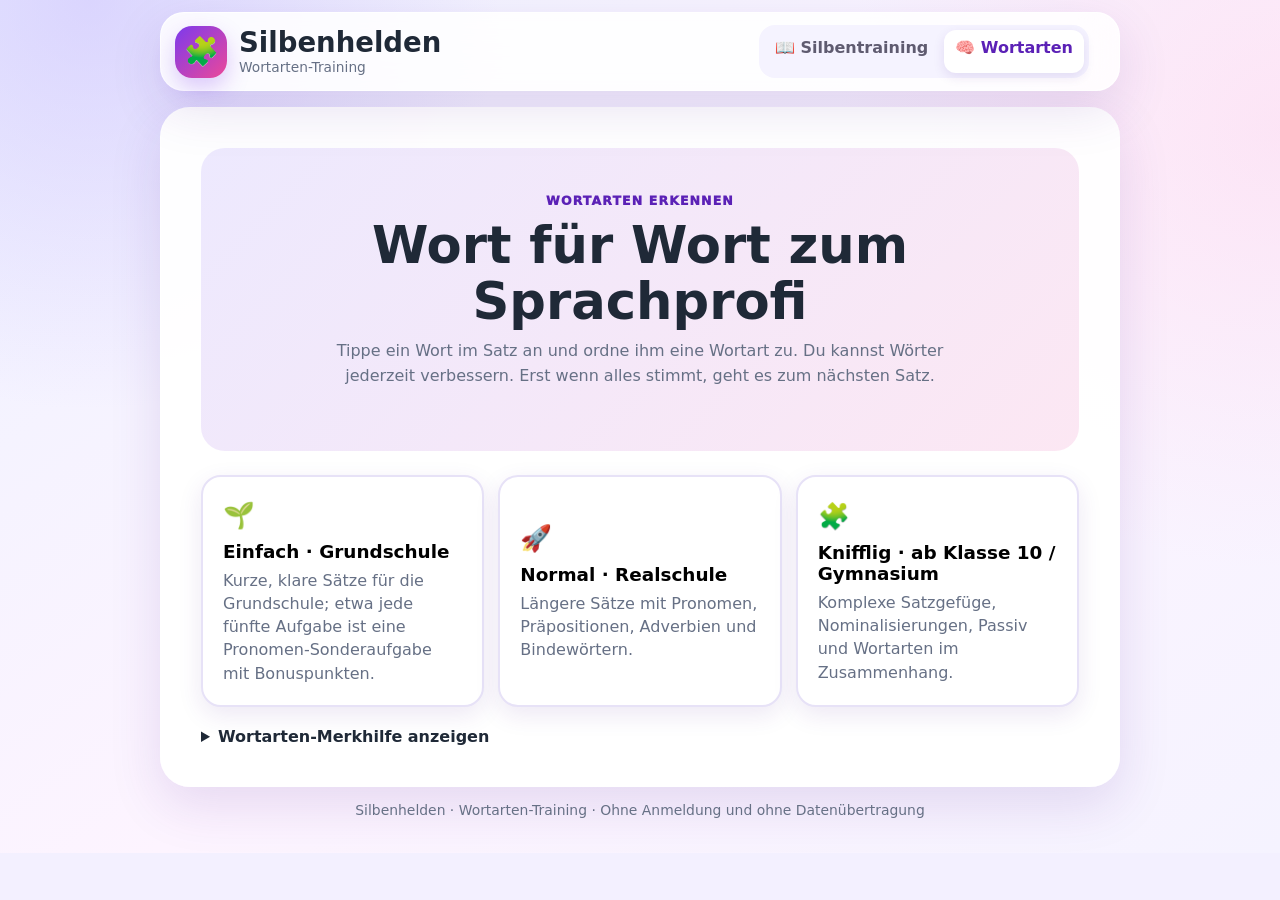
<file: wortarten.html>
<!doctype html>
<html lang="de">
<head>
  <meta charset="utf-8">
  <meta name="viewport" content="width=device-width, initial-scale=1, viewport-fit=cover">
  <meta name="theme-color" content="#6d28d9">
  <meta name="description" content="Wortarten erkennen und üben – vom einfachen Satz bis zu kniffligen Beispielen.">
  <title>Wortarten-Training · Silbenhelden</title>
  <link rel="manifest" href="manifest.webmanifest">
  <link rel="icon" href="icon.svg" type="image/svg+xml">
  <link rel="stylesheet" href="style.css">
  <style>
    .wordart-shell{max-width:960px;margin:auto}
    .wordart-head{display:flex;justify-content:space-between;align-items:center;gap:12px;margin-bottom:20px}
    .wordart-head .eyebrow{display:block}
    .wordart-intro{padding:clamp(20px,5vw,42px);border-radius:24px;background:linear-gradient(135deg,#ede9fe,#fce7f3);text-align:center}
    .wordart-intro h1{font-size:clamp(2rem,6vw,3.2rem);margin:8px 0}
    .wordart-intro p{max-width:650px;margin:0 auto 20px;color:var(--muted);line-height:1.6}
    .level-grid{display:grid;grid-template-columns:repeat(3,minmax(0,1fr));gap:14px;margin-top:24px}
    .level-card{min-height:150px;padding:20px;border:2px solid var(--line);border-radius:20px;background:#fff;text-align:left;cursor:pointer;box-shadow:var(--shadow-small);transition:transform .15s,border-color .15s}
    .level-card:hover{transform:translateY(-3px);border-color:#a78bfa}
    .level-card strong{display:block;margin:7px 0;font-size:1.15rem}
    .level-card span{color:var(--muted);line-height:1.45}
    .level-emoji{font-size:1.6rem}
    .task-picker{margin-top:24px;padding:22px;border:1px solid var(--line);border-radius:20px;background:#fff;box-shadow:var(--shadow-small)}
    .task-picker h2{margin:0 0 6px;font-size:clamp(1.25rem,4vw,1.7rem)}
    .task-picker p{margin:0 0 16px;color:var(--muted);line-height:1.5}
    .task-options{display:grid;grid-template-columns:repeat(3,minmax(0,1fr));gap:12px}
    .task-option{min-height:78px;border:2px solid var(--line);border-radius:16px;background:#fff;color:var(--ink);font-size:1.2rem;font-weight:900;cursor:pointer;touch-action:manipulation}
    .task-option small{display:block;margin-top:3px;color:var(--muted);font-size:.75rem;font-weight:600}
    .task-option[aria-pressed="true"]{border-color:#7c3aed;background:#f5f0ff;color:#5b21b6;box-shadow:0 0 0 3px rgba(124,58,237,.13)}
    .task-picker-actions{display:flex;gap:10px;justify-content:flex-end;margin-top:16px}
    .task-picker-actions .btn{min-height:48px}
    .lesson{margin-top:20px;padding:clamp(18px,4vw,32px)}
    .lesson-top{display:flex;justify-content:space-between;align-items:flex-start;gap:12px}
    .lesson-top h1{margin:4px 0;font-size:clamp(1.45rem,4vw,2.2rem)}
    .task-count{white-space:nowrap;padding:9px 12px;border-radius:999px;background:var(--primary-soft);color:var(--primary-dark);font-weight:900}
    .score-row{display:flex;justify-content:space-between;align-items:center;gap:8px;margin:12px 0}
    .bonus-badge{padding:8px 12px;border:1px solid #f2dda2;border-radius:999px;background:#fff6df;color:#805b14;font-weight:900}
    .bonus-badge.triple{border-color:#f4d0bb;background:#fff0e8;color:#98532d}
    .score-chip{padding:8px 12px;border-radius:999px;background:#f4edfb;color:#674389;font-weight:800;white-space:nowrap}
    .score-final{display:grid;gap:4px;justify-items:center;width:min(250px,100%);margin:20px auto;padding:18px;border:1px solid #dfcdef;border-radius:18px;background:#f4edfb;color:#674389}
    .score-final strong{font-size:2rem}
    .progress-track{height:10px;margin:16px 0 22px;overflow:hidden;border-radius:99px;background:#eeeaf7}
    .progress-track span{display:block;height:100%;border-radius:inherit;background:linear-gradient(90deg,#7c3aed,#ec4899);transition:width .2s}
    .prompt{margin:0 0 8px;color:var(--muted);font-weight:700}
    .sentence{min-height:100px;padding:18px 14px;border:2px solid var(--line);border-radius:20px;background:#faf9ff;font-size:clamp(1.3rem,4.5vw,2rem);line-height:2.1}
    .word{display:inline-block;margin:0 .13em .12em 0;padding:3px 8px;border:2px solid var(--cat-border,transparent);border-radius:11px;color:var(--cat-ink,var(--ink));background:var(--cat-bg,#fff);box-shadow:0 3px 10px rgba(31,41,55,.08);font-weight:800;cursor:pointer;touch-action:manipulation}
    .word.selected{border-color:#7c3aed;box-shadow:0 0 0 3px rgba(124,58,237,.15)}
    .word.correct{border-color:#86efac;background:#dcfce7}
    .word.wrong{border-color:#fca5a5;background:#fee2e2}
    .word .answer-tag{display:block;margin-top:2px;font-size:.58em;line-height:1.05;color:var(--cat-ink,#5b21b6)}
    /* Jede Wortart erhält eine zurückhaltende, wiedererkennbare Farbe. */
    .word[data-type="Nomen"],.type-button[data-type="Nomen"]{--cat-bg:#eef2ff;--cat-ink:#3730a3;--cat-border:#c7d2fe}
    .word[data-type="Verb"],.type-button[data-type="Verb"]{--cat-bg:#e8f5f2;--cat-ink:#176356;--cat-border:#b7e4d9}
    .word[data-type="Adjektiv"],.type-button[data-type="Adjektiv"]{--cat-bg:#fff6df;--cat-ink:#805b14;--cat-border:#f2dda2}
    .word[data-type="Artikel"],.type-button[data-type="Artikel"]{--cat-bg:#f1f2f5;--cat-ink:#505866;--cat-border:#d7dbe2}
    .word[data-type="Pronomen"],.type-button[data-type="Pronomen"]{--cat-bg:#eaf3ff;--cat-ink:#245b96;--cat-border:#c3daf8}
    .word[data-type="Präposition"],.type-button[data-type="Präposition"]{--cat-bg:#fff0f2;--cat-ink:#91465a;--cat-border:#f3cbd4}
    .word[data-type="Adverb"],.type-button[data-type="Adverb"]{--cat-bg:#eaf7fb;--cat-ink:#286276;--cat-border:#c2e5ee}
    .word[data-type="Konjunktion"],.type-button[data-type="Konjunktion"]{--cat-bg:#f4edfb;--cat-ink:#674389;--cat-border:#dfcdef}
    .word[data-type="Zahlwort"],.type-button[data-type="Zahlwort"]{--cat-bg:#edf7e9;--cat-ink:#426c35;--cat-border:#cfe4c4}
    .word[data-type="Ausrufewort"],.type-button[data-type="Ausrufewort"]{--cat-bg:#fff0e8;--cat-ink:#98532d;--cat-border:#f4d0bb}
    .word-types{display:grid;grid-template-columns:repeat(5,minmax(0,1fr));gap:8px;margin:16px 0}
    .type-button{min-height:48px;padding:8px 6px;border:1px solid var(--cat-border,var(--line));border-radius:13px;background:var(--cat-bg,#fff);color:var(--cat-ink,var(--ink));font-weight:800;cursor:pointer;touch-action:manipulation}
    .type-button small{display:block;color:var(--muted);font-size:.73em;font-weight:600}
    .type-button.active{border-color:#7c3aed;box-shadow:0 0 0 3px rgba(124,58,237,.2)}
    .selected-note{min-height:24px;color:var(--muted);font-size:.92rem}
    .task-feedback{min-height:50px;margin:12px 0;padding:12px 14px;border-radius:14px;background:#f5f3ff;color:#4c1d95;line-height:1.45}
    .task-feedback:empty{display:none}
    .task-feedback.success{background:#dcfce7;color:#166534}
    .task-feedback.retry{background:#fff7ed;color:#9a3412}
    .lesson-actions{display:flex;justify-content:space-between;gap:10px;margin-top:16px}
    .lesson-actions .btn{min-height:48px}
    .helper{margin:14px 0 0;color:var(--muted);font-size:.88rem;line-height:1.5}
    .guide{margin-top:20px}
    .guide summary{font-weight:900;cursor:pointer}
    .guide-grid{display:grid;grid-template-columns:repeat(2,minmax(0,1fr));gap:8px;margin-top:12px}
    .guide-item{padding:10px 12px;border-radius:12px;background:#f8f7fc;font-size:.92rem;line-height:1.4}
    .guide-item strong{color:#5b21b6}
    .finish{text-align:center;padding:36px 12px}
    .finish .trophy{font-size:4rem}
    .finish h1{font-size:clamp(2rem,6vw,3rem)}
    .finish p{color:var(--muted);line-height:1.55}
    @media(max-width:700px){.level-grid{grid-template-columns:1fr}.level-card{min-height:0;padding:16px}.word-types{grid-template-columns:repeat(2,minmax(0,1fr))}.lesson-top{align-items:center}.sentence{padding:14px 10px}.lesson-actions{position:sticky;bottom:8px;z-index:5;padding:8px;border-radius:16px;background:rgba(255,255,255,.94);box-shadow:var(--shadow-small)}.guide-grid{grid-template-columns:1fr}}
    @media(prefers-reduced-motion:reduce){*{scroll-behavior:auto!important;transition:none!important}}
  </style>
</head>
<body>
  <main class="app wordart-shell">
    <header class="top">
      <a class="brand brand-button" href="./index.html" style="text-decoration:none;color:inherit" aria-label="Zurück zum Silbentrainer">
        <span class="logo" aria-hidden="true">🧩</span>
        <span><strong class="brand-title">Silbenhelden</strong><span class="brand-subtitle">Wortarten-Training</span></span>
      </a>
      <nav class="main-nav" aria-label="Hauptnavigation">
        <a class="nav-button" href="./index.html" style="text-decoration:none">📖 <span>Silbentraining</span></a>
        <span class="nav-button active" aria-current="page">🧠 <span>Wortarten</span></span>
      </nav>
    </header>

    <section class="screen" id="home">
      <div class="wordart-intro">
        <span class="eyebrow">Wortarten erkennen</span>
        <h1>Wort für Wort zum Sprachprofi</h1>
        <p>Tippe ein Wort im Satz an und ordne ihm eine Wortart zu. Du kannst Wörter jederzeit verbessern. Erst wenn alles stimmt, geht es zum nächsten Satz.</p>
      </div>
      <div class="level-grid" id="levelGrid" aria-label="Schwierigkeit auswählen">
        <button class="level-card" data-level="leicht"><span class="level-emoji">🌱</span><strong>Einfach · Grundschule</strong><span>Kurze, klare Sätze für die Grundschule; etwa jede fünfte Aufgabe ist eine Pronomen-Sonderaufgabe mit Bonuspunkten.</span></button>
        <button class="level-card" data-level="mittel"><span class="level-emoji">🚀</span><strong>Normal · Realschule</strong><span>Längere Sätze mit Pronomen, Präpositionen, Adverbien und Bindewörtern.</span></button>
        <button class="level-card" data-level="schwer"><span class="level-emoji">🧩</span><strong>Knifflig · ab Klasse 10 / Gymnasium</strong><span>Komplexe Satzgefüge, Nominalisierungen, Passiv und Wortarten im Zusammenhang.</span></button>
      </div>
      <div class="task-picker hidden" id="taskPicker" aria-live="polite">
        <h2 id="taskPickerTitle">Wie viele Aufgaben möchtest du lösen?</h2>
        <p>Wähle den Umfang für diesen Durchgang. In der leichten Stufe kommen die Pronomen-Sonderaufgaben am Ende.</p>
        <div class="task-options" role="group" aria-label="Anzahl der Aufgaben">
          <button class="task-option" type="button" data-count="10" aria-pressed="false">10<small>Aufgaben</small></button>
          <button class="task-option" type="button" data-count="20" aria-pressed="false">20<small>Aufgaben</small></button>
          <button class="task-option" type="button" data-count="30" aria-pressed="false">30<small>Aufgaben</small></button>
        </div>
        <div class="task-picker-actions">
          <button class="btn gray" id="backToLevels" type="button">Zurück</button>
          <button class="btn primary" id="startTraining" type="button" disabled>Training starten</button>
        </div>
      </div>
      <details class="guide" id="guide">
        <summary>Wortarten-Merkhilfe anzeigen</summary>
        <div class="guide-grid">
          <div class="guide-item"><strong>Nomen:</strong> Menschen, Tiere, Dinge und Begriffe; oft mit der/die/das. <em>Hund, Freude</em></div>
          <div class="guide-item"><strong>Verb:</strong> Tätigkeiten oder Zustände; in der Grundform mit „-en“. <em>laufen, sein</em></div>
          <div class="guide-item"><strong>Adjektiv:</strong> Beschreibt, wie etwas ist. <em>schnell, freundlich</em></div>
          <div class="guide-item"><strong>Artikel:</strong> Begleiter eines Nomens. <em>der, eine, dem</em></div>
          <div class="guide-item"><strong>Pronomen:</strong> Steht für oder begleitet ein Nomen. <em>ich, sie, dieser</em></div>
          <div class="guide-item"><strong>Präposition:</strong> Zeigt oft Ort, Zeit oder Beziehung. <em>auf, wegen, mit</em></div>
          <div class="guide-item"><strong>Adverb:</strong> Gibt zum Beispiel Zeit, Ort oder Art an. <em>heute, dort, gern</em></div>
          <div class="guide-item"><strong>Konjunktion:</strong> Verbindet Wörter oder Sätze. <em>und, weil, obwohl</em></div>
          <div class="guide-item"><strong>Zahlwort:</strong> Bezeichnet eine Zahl oder Menge. <em>drei, mehrere</em></div>
          <div class="guide-item"><strong>Ausrufewort:</strong> Drückt einen Ausruf oder ein Gefühl aus. <em>Oh!, Hurra!</em></div>
        </div>
      </details>
    </section>

    <section class="screen lesson hidden" id="lesson" aria-live="polite">
      <div class="lesson-top">
        <div><span class="eyebrow" id="levelName">Einfach</span><h1>Ordne die Wortarten zu</h1></div>
        <span class="task-count" id="taskCount">Satz 1 von 15</span>
      </div>
      <div class="progress-track" aria-label="Fortschritt"><span id="progressBar" style="width:0%"></span></div>
      <div class="score-row"><span class="bonus-badge hidden" id="bonusBadge"></span><span class="score-chip">⭐ Punkte <strong id="scoreNow">0</strong></span></div>
      <p class="prompt">Wähle eine Wortart und tippe passende Wörter an – oder tippe erst ein Wort und dann die Wortart.</p>
      <div class="sentence" id="sentence" aria-label="Satz mit auswählbaren Wörtern"></div>
      <p class="selected-note" id="selectedNote">Wähle ein Wort im Satz aus.</p>
      <div class="word-types" id="wordTypes" aria-label="Wortart auswählen"></div>
      <div class="task-feedback" id="feedback" aria-live="polite"></div>
      <div class="lesson-actions">
        <button class="btn gray" id="quit">Zur Übersicht</button>
        <button class="btn primary" id="check" disabled>Antwort prüfen</button>
        <button class="btn primary hidden" id="next">Weiter →</button>
      </div>
      <p class="helper">Tipp: Achte auf die Aufgabe eines Wortes im Satz. Dasselbe Wort kann in einem anderen Satz eine andere Wortart haben.</p>
    </section>

    <section class="screen finish hidden" id="finish">
      <div class="trophy">🏆</div>
      <span class="eyebrow">Training beendet</span>
      <h1>Stark gemacht!</h1>
      <p id="finishMessage"></p>
      <div class="score-final"><span>Gesammelte Punkte</span><strong id="finalScore">0</strong></div>
      <div class="hero-actions" style="justify-content:center">
        <button class="btn primary large" id="repeat">Gleiche Stufe noch einmal</button>
        <button class="btn soft large" id="choose">Andere Stufe wählen</button>
      </div>
    </section>

    <footer class="foot">Silbenhelden · Wortarten-Training · Ohne Anmeldung und ohne Datenübertragung</footer>
  </main>

<script>
const TYPES = ["Nomen","Verb","Adjektiv","Artikel","Pronomen","Präposition","Adverb","Konjunktion","Zahlwort","Ausrufewort"];
const EASY_TYPES = ["Artikel","Nomen","Verb","Adjektiv","Pronomen"];
const TYPE_HINTS = {Nomen:"Ding / Name",Verb:"Tun / Sein",Adjektiv:"Wie ist es?",Artikel:"Begleiter",Pronomen:"Fürwort",Präposition:"Verhältniswort",Adverb:"Umstandswort",Konjunktion:"Bindewort",Zahlwort:"Zahl / Menge",Ausrufewort:"Ausruf"};
// Jedes Wort ist als "Wort|Wortart" notiert. Die Lösung wird erst beim Prüfen sichtbar.
const SETS = {
  leicht: [
    "Der|Artikel laute|Adjektiv Hund|Nomen bellt|Verb.|",
    "Die|Artikel kleine|Adjektiv Katze|Nomen schläft|Verb.|",
    "Ein|Artikel Vogel|Nomen fliegt|Verb.|",
    "Das|Artikel Kind|Nomen malt|Verb ein|Artikel buntes|Adjektiv Bild|Nomen.|",
    "Mia|Nomen lacht|Verb.|",
    "Der|Artikel Ball|Nomen rollt|Verb.|",
    "Eine|Artikel duftende|Adjektiv Blume|Nomen blüht|Verb.|",
    "Der|Artikel alte|Adjektiv Baum|Nomen steht|Verb.|",
    "Tom|Nomen liest|Verb ein|Artikel spannendes|Adjektiv Buch|Nomen.|",
    "Die|Artikel Sonne|Nomen scheint|Verb warm|Adjektiv.|",
    "Ein|Artikel kleiner|Adjektiv Frosch|Nomen hüpft|Verb.|",
    "Meine|Pronomen Schwester|Nomen singt|Verb.|",
    "Ich|Pronomen sehe|Verb ihn|Pronomen.",
    "Sie|Pronomen schenkt|Verb dem|Artikel kleinen|Adjektiv Hund|Nomen seinen|Pronomen alten|Adjektiv Ball|Nomen.",
    "Du|Pronomen findest|Verb deinen|Pronomen Ball|Nomen."
  ],
  mittel: [
    "Heute|Adverb fährt|Verb meine|Pronomen Freundin|Nomen mit|Präposition dem|Artikel Bus|Nomen in|Präposition die|Artikel Schule|Nomen.|",
    "Wir|Pronomen warten|Verb lange|Adverb vor|Präposition dem|Artikel Kino|Nomen.|",
    "Der|Artikel flinke|Adjektiv Läufer|Nomen gewinnt|Verb das|Artikel Rennen|Nomen, weil|Konjunktion er|Pronomen oft|Adverb trainiert|Verb.|",
    "Nach|Präposition dem|Artikel Essen|Nomen stellt|Verb Paul|Nomen die|Artikel Teller|Nomen ordentlich|Adverb auf|Präposition den|Artikel Tisch|Nomen.|",
    "Sie|Pronomen besucht|Verb morgen|Adverb ihre|Pronomen nette|Adjektiv Tante|Nomen.|",
    "Der|Artikel Hund|Nomen versteckt|Verb sich|Pronomen unter|Präposition dem|Artikel Tisch|Nomen.|",
    "Obwohl|Konjunktion es|Pronomen regnet|Verb, spielen|Verb die|Artikel Kinder|Nomen draußen|Adverb.|",
    "Drei|Zahlwort Schüler|Nomen lösen|Verb gemeinsam|Adverb die|Artikel schwierige|Adjektiv Aufgabe|Nomen.|",
    "Lena|Nomen und|Konjunktion Amir|Nomen gehen|Verb nach|Präposition dem|Artikel Unterricht|Nomen gemeinsam|Adverb heim|Adverb.|",
    "Ich|Pronomen freue|Verb mich|Pronomen sehr|Adverb auf|Präposition den|Artikel Ausflug|Nomen.|",
    "Der|Artikel Zug|Nomen fährt|Verb heute|Adverb wegen|Präposition des|Artikel starken|Adjektiv Windes|Nomen später|Adverb.|",
    "Weil|Konjunktion der|Artikel Weg|Nomen nass|Adjektiv ist|Verb, laufen|Verb wir|Pronomen langsam|Adverb.|",
    "Ihr|Pronomen gebt|Verb dem|Artikel kleinen|Adjektiv Kind|Nomen einen|Artikel Apfel|Nomen.|",
    "Mehrere|Zahlwort Gäste|Nomen unterhalten|Verb sich|Pronomen draußen|Adverb und|Konjunktion lachen|Verb oft|Adverb.|",
    "Der|Artikel Film|Nomen beginnt|Verb gleich|Adverb, aber|Konjunktion wir|Pronomen suchen|Verb noch|Adverb unsere|Artikel Plätze|Nomen."
  ],
  schwer: [
    "Obwohl|Konjunktion die|Artikel ursprüngliche|Adjektiv These|Nomen plausibel|Adjektiv erschien|Verb, widersprachen|Verb ihr|Pronomen jedoch|Adverb mehrere|Zahlwort Messwerte|Nomen.",
    "Die|Artikel Schlussfolgerung|Nomen, die|Pronomen aus|Präposition den|Artikel Daten|Nomen gezogen|Verb wurde|Verb, erwies|Verb sich|Pronomen nach|Präposition erneuter|Adjektiv Prüfung|Nomen als|Konjunktion unhaltbar|Adjektiv.",
    "Wer|Pronomen eine|Artikel Quelle|Nomen zitiert|Verb, ohne|Konjunktion ihren|Pronomen Entstehungskontext|Nomen zu|Präposition berücksichtigen|Verb, verkürzt|Verb die|Artikel Aussage|Nomen möglicherweise|Adverb erheblich|Adverb.",
    "Die|Artikel Annahme|Nomen, Beobachtungen|Nomen seien|Verb grundsätzlich|Adverb neutral|Adjektiv, lässt|Verb sich|Pronomen weder|Konjunktion beweisen|Verb noch|Konjunktion begründen|Verb.",
    "Während|Konjunktion die|Artikel Ergebnisse|Nomen zunächst|Adverb eindeutig|Adjektiv wirkten|Verb, zeigte|Verb eine|Artikel genauere|Adjektiv Auswertung|Nomen mehrere|Zahlwort widersprüchliche|Adjektiv Tendenzen|Nomen.",
    "Die|Artikel Forschenden|Nomen mussten|Verb begründen|Verb, warum|Adverb sie|Pronomen bestimmte|Adjektiv Vergleichsgruppen|Nomen ausgeschlossen|Verb hatten|Verb.",
    "Werden|Verb einzelne|Adjektiv Begriffe|Nomen auf|Präposition verschiedene|Adjektiv Weise|Nomen verwendet|Verb, entstehen|Verb Missverständnisse|Nomen, die|Pronomen sich|Pronomen später|Adverb kaum|Adverb auflösen|Verb lassen|Verb.",
    "Die|Artikel zuvor|Adverb veröffentlichte|Adjektiv Analyse|Nomen berücksichtigte|Verb zwar|Adverb relevante|Adjektiv Gegenargumente|Nomen, gab|Verb ihnen|Pronomen jedoch|Adverb kaum|Adverb Gewicht|Nomen.",
    "Dass|Konjunktion eine|Artikel Erklärung|Nomen einfach|Adjektiv klingt|Verb, beweist|Verb keineswegs|Adverb, dass|Konjunktion sie|Pronomen wissenschaftlich|Adverb tragfähig|Adjektiv ist|Verb.",
    "Je|Konjunktion präziser|Adjektiv eine|Artikel Fragestellung|Nomen formuliert|Verb ist|Verb, desto|Konjunktion besser|Adverb lassen|Verb sich|Pronomen die|Artikel Ergebnisse|Nomen einordnen|Verb.",
    "Die|Artikel Entscheidung|Nomen, widersprüchliche|Adjektiv Befunde|Nomen auszuklammern|Verb, verändert|Verb die|Artikel Aussagekraft|Nomen des|Artikel gesamten|Adjektiv Modells|Nomen.",
    "Ob|Konjunktion ein|Artikel Zusammenhang|Nomen tatsächlich|Adverb besteht|Verb, lässt|Verb sich|Pronomen erst|Adverb durch|Präposition zusätzliche|Adjektiv Vergleichsdaten|Nomen überprüfen|Verb.",
    "Die|Artikel scheinbar|Adverb nebensächliche|Adjektiv Einschränkung|Nomen verändert|Verb den|Artikel Geltungsbereich|Nomen der|Artikel Aussage|Nomen erheblich|Adverb.",
    "Das|Artikel sorgfältige|Adjektiv Abwägen|Nomen konkurrierender|Adjektiv Erklärungen|Nomen ist|Verb Voraussetzung|Nomen für|Präposition ein|Artikel nachvollziehbares|Adjektiv Urteil|Nomen.",
    "Nachdem|Konjunktion mehrere|Zahlwort Messreihen|Nomen wiederholt|Adverb geprüft|Verb worden|Verb waren|Verb, verwarfen|Verb die|Artikel Forschenden|Nomen die|Artikel zunächst|Adverb überzeugende|Adjektiv Hypothese|Nomen."
  ]
};
const TITLES={leicht:"Grundschule",mittel:"Realschule",schwer:"Ab Klasse 10 / Gymnasium"};
const BONUS_LABELS={2:"✨ Sonderaufgabe · 2× Punkte",3:"🔥 Extra knifflig · 3× Punkte"};
let level="leicht",round=0,queue=[],answers=[],selected=-1,activeType="",checked=false,roundCheckedOnce=false,totalCorrect=0,firstTry=0,score=0,feedbackText="",feedbackKind="",requestedCount=10,selectedLevel="",selectedCount=0,BONUS_TASKS={};
const $=id=>document.getElementById(id);
function tagged(word,type){return word+"|"+type;}
function shuffled(items){const copy=items.slice();for(let i=copy.length-1;i>0;i--){const j=Math.floor(Math.random()*(i+1));[copy[i],copy[j]]=[copy[j],copy[i]];}return copy;}
function expandPools(){
  const seen={leicht:new Set(SETS.leicht),mittel:new Set(SETS.mittel),schwer:new Set(SETS.schwer)};
  const easySubjects=["Mia","Tom","Lena","Ben","Emma","Paul","Lea","Omar","Nina","Max"];
  const easyVerbs=["sieht","findet","holt","nimmt","sucht","trägt","mag","kauft","hat","kennt"];
  const easyObjects=["den|Artikel roten|Adjektiv Ball|Nomen","das|Artikel spannende|Adjektiv Buch|Nomen","die|Artikel weiche|Adjektiv Puppe|Nomen","den|Artikel braunen|Adjektiv Teddy|Nomen"];
  for(const name of easySubjects)for(const verb of easyVerbs)for(const object of easyObjects){const subject=tagged(name,"Nomen");const s=subject+" "+tagged(verb,"Verb")+" "+object+".";if(!seen.leicht.has(s)){seen.leicht.add(s);SETS.leicht.push(s);}}
  const pronounPairs=["Ich|Pronomen sehe|Verb","Du|Pronomen siehst|Verb","Er|Pronomen sieht|Verb","Sie|Pronomen sieht|Verb","Wir|Pronomen sehen|Verb","Ihr|Pronomen seht|Verb"];
  const pronounObjects=["ihn|Pronomen","sie|Pronomen","es|Pronomen","mich|Pronomen","dich|Pronomen","uns|Pronomen","euch|Pronomen"];
  for(const pair of pronounPairs)for(const object of pronounObjects){const s=pair+" "+object+".";if(!seen.leicht.has(s)){seen.leicht.add(s);SETS.leicht.push(s);}}
  const cores=[
    "Ich|Pronomen bearbeite|Verb eine|Artikel schwierige|Adjektiv Aufgabe|Nomen","Du|Pronomen löst|Verb die|Artikel knifflige|Adjektiv Frage|Nomen","Er|Pronomen beantwortet|Verb eine|Artikel wichtige|Adjektiv Frage|Nomen","Sie|Pronomen schreibt|Verb eine|Artikel ausführliche|Adjektiv Nachricht|Nomen","Wir|Pronomen vergleichen|Verb die|Artikel verschiedenen|Adjektiv Ergebnisse|Nomen","Ihr|Pronomen lest|Verb den|Artikel interessanten|Adjektiv Text|Nomen","Die|Artikel Gruppe|Nomen plant|Verb eine|Artikel gemeinsame|Adjektiv Präsentation|Nomen","Lena|Nomen und|Konjunktion Amir|Nomen suchen|Verb den|Artikel fehlenden|Adjektiv Schlüssel|Nomen","Die|Artikel Lehrerin|Nomen erklärt|Verb eine|Artikel schwierige|Adjektiv Regel|Nomen","Mehrere|Zahlwort Schüler|Nomen untersuchen|Verb den|Artikel spannenden|Adjektiv Versuch|Nomen","Die|Artikel Forschenden|Nomen prüfen|Verb die|Artikel gesammelten|Adjektiv Daten|Nomen","Ich|Pronomen ordne|Verb die|Artikel wichtigen|Adjektiv Hinweise|Nomen","Du|Pronomen findest|Verb den|Artikel entscheidenden|Adjektiv Fehler|Nomen","Er|Pronomen vergleicht|Verb beide|Pronomen Ergebnisse|Nomen","Sie|Pronomen ordnet|Verb die|Artikel einzelnen|Adjektiv Wörter|Nomen","Wir|Pronomen besprechen|Verb den|Artikel neuen|Adjektiv Plan|Nomen","Ihr|Pronomen sammelt|Verb wichtige|Adjektiv Informationen|Nomen","Die|Artikel Kinder|Nomen üben|Verb das|Artikel schwierige|Adjektiv Gedicht|Nomen","Paul|Nomen und|Konjunktion Lea|Nomen entwerfen|Verb einen|Artikel eigenen|Adjektiv Fragebogen|Nomen","Unsere|Pronomen Klasse|Nomen organisiert|Verb den|Artikel nächsten|Adjektiv Ausflug|Nomen"
  ];
  const tails=["heute|Adverb in|Präposition der|Artikel Schule|Nomen","nachmittags|Adverb in|Präposition der|Artikel Bibliothek|Nomen","morgen|Adverb in|Präposition dem|Artikel Jugendhaus|Nomen","regelmäßig|Adverb mit|Präposition meiner|Pronomen Gruppe|Nomen","gemeinsam|Adverb vor|Präposition dem|Artikel Unterricht|Nomen","an|Präposition dem|Artikel Nachmittag|Nomen zu|Präposition Hause|Nomen","später|Adverb in|Präposition dem|Artikel Klassenraum|Nomen","oft|Adverb nach|Präposition dem|Artikel Essen|Nomen","manchmal|Adverb bei|Präposition der|Artikel Projektarbeit|Nomen","heute|Adverb auf|Präposition dem|Artikel Schulhof|Nomen","morgen|Adverb in|Präposition der|Artikel Lernwerkstatt|Nomen","konzentriert|Adverb während|Präposition der|Artikel Arbeitszeit|Nomen","nach|Präposition dem|Artikel Training|Nomen gemeinsam|Adverb","vor|Präposition dem|Artikel Abendessen|Nomen in|Präposition der|Artikel Küche|Nomen","an|Präposition dem|Artikel Wochenende|Nomen mit|Präposition großer|Adjektiv Sorgfalt|Nomen"];
  for(const core of cores)for(const tail of tails){const s=core+" "+tail+".";if(!seen.mittel.has(s)){seen.mittel.add(s);SETS.mittel.push(s);}}
  const hardSubjects=["die|Artikel sorgfältige|Adjektiv Analyse|Nomen","der|Artikel methodische|Adjektiv Vergleich|Nomen","die|Artikel kritische|Adjektiv Beobachtung|Nomen","das|Artikel wiederholte|Adjektiv Prüfen|Nomen","der|Artikel begründete|Adjektiv Einwand|Nomen","die|Artikel vorläufige|Adjektiv Deutung|Nomen","das|Artikel sorgfältige|Adjektiv Abwägen|Nomen","die|Artikel nachvollziehbare|Adjektiv Begründung|Nomen","der|Artikel systematische|Adjektiv Versuch|Nomen","die|Artikel veröffentlichte|Adjektiv Analyse|Nomen"];
  const predicates=["plausibel","schlüssig","überzeugend","eindeutig","belastbar","nachvollziehbar","vollständig","differenziert","systematisch","sorgfältig"];
  const outcomes=["das|Artikel Ergebnis|Nomen umstritten|Adjektiv","die|Artikel Schlussfolgerung|Nomen fragwürdig|Adjektiv","die|Artikel These|Nomen ungeklärt|Adjektiv","der|Artikel Befund|Nomen unklar|Adjektiv","das|Artikel Modell|Nomen vorläufig|Adjektiv","die|Artikel Erklärung|Nomen unvollständig|Adjektiv","der|Artikel Zusammenhang|Nomen unbelegt|Adjektiv","die|Artikel Aussage|Nomen widersprüchlich|Adjektiv","das|Artikel Verfahren|Nomen problematisch|Adjektiv","die|Artikel Einordnung|Nomen überzeugend|Adjektiv"];
  for(const subject of hardSubjects)for(const pred of predicates)for(const outcome of outcomes){const s="Obwohl|Konjunktion "+subject+" zunächst|Adverb "+pred+"|Adjektiv erschien|Verb, blieb|Verb "+outcome+".";if(!seen.schwer.has(s)){seen.schwer.add(s);SETS.schwer.push(s);}}
  const easyAllowed=new Set(EASY_TYPES);
  for(const sentence of SETS.leicht){const invalid=parse(sentence).find(word=>!easyAllowed.has(word.type));if(invalid)throw new Error("Nicht erlaubte Wortart in Grundschulaufgabe: "+invalid.type);}
  for(const key of ["leicht","mittel","schwer"])if(SETS[key].length<300)throw new Error("Satzpool "+key+" kleiner als 300.");
}
expandPools();
function taskInfo(){return BONUS_TASKS[round]||null;}
function pickQueue(which,count){
  BONUS_TASKS={};
  if(which!=="leicht")return shuffled(SETS[which]).slice(0,count);
  const bonusCount=Math.round(count*0.2);
  const eligible=SETS.leicht.filter(s=>parse(s).some(w=>w.type==="Pronomen"));
  const special=shuffled(eligible).slice(0,bonusCount),used=new Set(special);
  const regular=shuffled(SETS.leicht.filter(s=>!used.has(s))).slice(0,count-bonusCount);
  const triples=Math.max(1,Math.round(bonusCount/3));
  const multipliers=shuffled(Array(bonusCount-triples).fill(2).concat(Array(triples).fill(3)));
  queue=regular.concat(special);
  for(let i=0;i<bonusCount;i++){const mult=multipliers[i];BONUS_TASKS[queue.length-bonusCount+i]={label:BONUS_LABELS[mult],multiplier:mult};}
  return queue;
}
function parse(raw){return raw.trim().split(/\s+/).filter(Boolean).map(piece=>{if(piece.endsWith("|"))piece=piece.slice(0,-1);const match=piece.match(/^(.+)\|([^|.,!?;:]+)([.,!?;:]*)$/u);if(!match)throw new Error("Ungültige Aufgabenangabe: "+piece);return {text:match[1],type:match[2],punct:match[3]};});}
function show(view){$("home").classList.toggle("hidden",view!=="home");$("lesson").classList.toggle("hidden",view!=="lesson");$("finish").classList.toggle("hidden",view!=="finish");if(view==="home"){selectedLevel="";selectedCount=0;$("levelGrid").classList.remove("hidden");$("taskPicker").classList.add("hidden");$("guide").classList.remove("hidden");$("startTraining").disabled=true;document.querySelectorAll(".task-option").forEach(b=>b.setAttribute("aria-pressed","false"));}window.scrollTo({top:0,behavior:"smooth"});}
function openTaskPicker(which){selectedLevel=which;selectedCount=0;$("levelGrid").classList.add("hidden");$("guide").classList.add("hidden");$("taskPicker").classList.remove("hidden");$("taskPickerTitle").textContent="Wie viele Aufgaben möchtest du lösen? · "+TITLES[which];$("startTraining").disabled=true;document.querySelectorAll(".task-option").forEach(b=>b.setAttribute("aria-pressed","false"));$("taskPicker").scrollIntoView({behavior:"smooth",block:"center"});}
function start(which,count){level=which;requestedCount=[10,20,30].includes(Number(count))?Number(count):10;round=0;queue=pickQueue(level,requestedCount);answers=Array(parse(queue[0]).length).fill("");selected=-1;activeType="";checked=false;roundCheckedOnce=false;totalCorrect=0;firstTry=0;score=0;feedbackText="";feedbackKind="";$("levelName").textContent=TITLES[level];show("lesson");render();}
function render(){
  const words=parse(queue[round]);
  $("taskCount").textContent=`Aufgabe ${round+1} von ${queue.length}`;const bonus=taskInfo();$("bonusBadge").textContent=bonus?.label||"";$("bonusBadge").classList.toggle("hidden",!bonus);$("bonusBadge").classList.toggle("triple",bonus?.multiplier===3);$("scoreNow").textContent=score;
  $("progressBar").style.width=`${round/queue.length*100}%`;
  const area=$("sentence");area.replaceChildren();
  words.forEach((w,i)=>{
    const b=document.createElement("button");b.type="button";b.className="word";b.textContent=w.text;
    b.setAttribute("aria-label",`${w.text}, Wort ${i+1}${answers[i]?`, zugeordnet: ${answers[i]}`:""}`);if(answers[i])b.dataset.type=answers[i];
    if(i===selected)b.classList.add("selected");
    if(checked){if(answers[i]===w.type)b.classList.add("correct");else b.classList.add("wrong");}if(answers[i]||checked){const tag=document.createElement("span");tag.className="answer-tag";tag.textContent=answers[i]||"noch offen";b.append(tag);}
    b.addEventListener("click",()=>{if(checked&&answers[i]===w.type)return;if(activeType){answers[i]=activeType;selected=-1;render();return;}selected=i;render();});
    area.append(b);if(w.punct){const p=document.createElement("span");p.textContent=w.punct;area.append(p);}
  });
  const palette=$("wordTypes");palette.replaceChildren();
  const visibleTypes=level==="leicht"?EASY_TYPES:TYPES;
  visibleTypes.forEach(type=>{const b=document.createElement("button");b.className="type-button";b.type="button";b.dataset.type=type;b.classList.toggle("active",type===activeType);b.setAttribute("aria-pressed",String(type===activeType));b.setAttribute("aria-label",type);b.innerHTML=`${type}<small>${TYPE_HINTS[type]}</small>`;b.addEventListener("click",()=>assign(type));palette.append(b);});
  $("selectedNote").textContent=selected>=0?`Ausgewählt: „${words[selected].text}“ · jetzt die Wortart antippen.`:activeType?`Aktive Wortart: ${activeType} · tippe passende Wörter an. Erneut antippen, um abzuwählen.`:"Wähle eine Wortart und tippe passende Wörter an – oder tippe zuerst ein Wort an.";
  $("check").classList.remove("hidden");$("check").disabled=answers.some(a=>!a);$("check").textContent=checked?"Erneut prüfen":"Antwort prüfen";
  const allCorrect=checked&&words.every((w,i)=>answers[i]===w.type);$("check").classList.toggle("hidden",allCorrect);$("next").classList.toggle("hidden",!allCorrect);
  $("feedback").textContent=feedbackText;$("feedback").className="task-feedback"+(feedbackKind?` ${feedbackKind}`:"");
}
function assign(type){if(selected<0){activeType=activeType===type?"":type;render();return;}answers[selected]=type;selected=-1;activeType="";render();}
function check(){
  const words=parse(queue[round]);activeType="";selected=-1;const firstAttempt=!roundCheckedOnce;roundCheckedOnce=true;const misses=words.filter((w,i)=>answers[i]!==w.type).length;checked=true;
  if(misses===0){totalCorrect+=words.length;if(firstAttempt)firstTry+=1;const multiplier=taskInfo()?.multiplier||1;const earned=words.length*multiplier;score+=earned;feedbackText=`Alles richtig! +${earned} Punkte${multiplier>1?` (${words.length} Wörter × ${multiplier})`:""}.`;feedbackKind="success";}
  else{feedbackText=`Schon ${words.length-misses} von ${words.length} richtig. Falsche Wörter sind markiert. Tippe ein rot markiertes Wort an, ändere die Zuordnung und prüfe erneut.`;feedbackKind="retry";}
  render();if(misses===0){$("next").focus({preventScroll:true});}
}
function advance(){round+=1;if(round>=queue.length){$("finishMessage").textContent=`Du hast ${queue.length} Aufgaben auf der Stufe „${TITLES[level]}“ bearbeitet und ${totalCorrect} Wörter korrekt zugeordnet. ${firstTry===queue.length?"Jede Aufgabe war gleich beim ersten Prüfen richtig!":`Beim ersten Prüfen waren ${firstTry} Aufgaben schon vollständig richtig.`}`;$("finalScore").textContent=score;$("progressBar").style.width="100%";show("finish");return;}answers=Array(parse(queue[round]).length).fill("");selected=-1;activeType="";checked=false;roundCheckedOnce=false;feedbackText="";feedbackKind="";$("check").textContent="Antwort prüfen";render();$("sentence").scrollIntoView({behavior:"smooth",block:"center"});}

document.querySelectorAll(".level-card").forEach(b=>b.addEventListener("click",()=>openTaskPicker(b.dataset.level)));
document.querySelectorAll(".task-option").forEach(b=>b.addEventListener("click",()=>{selectedCount=Number(b.dataset.count);document.querySelectorAll(".task-option").forEach(o=>o.setAttribute("aria-pressed",String(o===b)));$("startTraining").disabled=false;}));
$("startTraining").addEventListener("click",()=>{if(selectedLevel&&selectedCount)start(selectedLevel,selectedCount);});
$("backToLevels").addEventListener("click",()=>show("home"));
$("check").addEventListener("click",check);
$("next").addEventListener("click",advance);
$("quit").addEventListener("click",()=>show("home"));
$("choose").addEventListener("click",()=>show("home"));
$("repeat").addEventListener("click",()=>start(level,requestedCount));
if("serviceWorker"in navigator&&location.protocol.startsWith("http"))navigator.serviceWorker.register("./sw.js").catch(()=>{});
</script>
</body>
</html>
</file>
<file: style.css>
:root {
  --bg: #f6f4ff;
  --card: rgba(255, 255, 255, 0.94);
  --ink: #1f2937;
  --muted: #667085;
  --primary: #7c3aed;
  --primary-dark: #5b21b6;
  --primary-soft: #ede9fe;
  --pink: #ec4899;
  --success: #15803d;
  --success-bg: #dcfce7;
  --danger: #b91c1c;
  --danger-bg: #fee2e2;
  --warning: #b45309;
  --warning-bg: #fef3c7;
  --gold: #f59e0b;
  --line: #e7e2f7;
  --shadow: 0 18px 52px rgba(76, 29, 149, 0.13);
  --shadow-small: 0 8px 24px rgba(76, 29, 149, 0.1);
}

* {
  box-sizing: border-box;
  -webkit-tap-highlight-color: transparent;
}

html {
  min-height: 100%;
  background: #f3f0ff;
}

body {
  margin: 0;
  min-height: 100%;
  padding: max(12px, env(safe-area-inset-top)) max(12px, env(safe-area-inset-right)) max(20px, env(safe-area-inset-bottom)) max(12px, env(safe-area-inset-left));
  color: var(--ink);
  font-family: ui-rounded, "SF Pro Rounded", "Avenir Next", system-ui, -apple-system, BlinkMacSystemFont, "Segoe UI", sans-serif;
  background:
    radial-gradient(circle at 7% 0%, rgba(196, 181, 253, 0.48), transparent 28%),
    radial-gradient(circle at 100% 15%, rgba(251, 207, 232, 0.42), transparent 30%),
    linear-gradient(145deg, #eef2ff 0%, #fdf4ff 55%, #f5f3ff 100%);
  overscroll-behavior: none;
}

button,
input,
select,
textarea {
  font: inherit;
}

button {
  -webkit-user-select: none;
  user-select: none;
}

button:focus-visible,
input:focus-visible,
select:focus-visible,
textarea:focus-visible,
.tile:focus-visible {
  outline: 4px solid rgba(245, 158, 11, 0.42);
  outline-offset: 2px;
}

h1,
h2,
h3,
p {
  overflow-wrap: anywhere;
}

h1,
h2,
h3 {
  line-height: 1.1;
}

.app {
  width: min(1180px, 100%);
  margin: 0 auto;
}

.hidden {
  display: none !important;
}

.top {
  position: sticky;
  top: max(8px, env(safe-area-inset-top));
  z-index: 50;
  display: grid;
  grid-template-columns: minmax(220px, 1fr) auto auto;
  align-items: center;
  gap: 16px;
  margin-bottom: 16px;
  padding: 12px 14px;
  border: 1px solid rgba(255, 255, 255, 0.9);
  border-radius: 24px;
  background: rgba(255, 255, 255, 0.86);
  box-shadow: var(--shadow);
  backdrop-filter: blur(18px);
}

.brand-button {
  border: 0;
  color: inherit;
  background: transparent;
  cursor: pointer;
}

.brand {
  display: flex;
  align-items: center;
  gap: 12px;
  min-width: 0;
  padding: 0;
  text-align: left;
}

.logo {
  flex: 0 0 auto;
  display: grid;
  width: 52px;
  height: 52px;
  place-items: center;
  border-radius: 17px;
  color: white;
  font-size: 28px;
  background: linear-gradient(135deg, var(--primary), var(--pink));
  box-shadow: 0 10px 22px rgba(124, 58, 237, 0.26);
}

.brand-title {
  display: block;
  font-size: clamp(1.2rem, 2.3vw, 1.72rem);
  line-height: 1.05;
}

.brand-subtitle {
  display: block;
  margin-top: 3px;
  color: var(--muted);
  font-size: 0.86rem;
  white-space: nowrap;
  overflow: hidden;
  text-overflow: ellipsis;
}

.main-nav {
  display: flex;
  gap: 5px;
  padding: 5px;
  border-radius: 16px;
  background: #f5f3ff;
}

.nav-button {
  min-height: 43px;
  padding: 8px 11px;
  border: 0;
  border-radius: 12px;
  color: #5f5b70;
  font-weight: 800;
  background: transparent;
  cursor: pointer;
}

.nav-button.active {
  color: var(--primary-dark);
  background: white;
  box-shadow: 0 4px 12px rgba(76, 29, 149, 0.11);
}

.stats {
  display: flex;
  justify-content: flex-end;
  gap: 7px;
  flex-wrap: wrap;
}

.pill {
  padding: 8px 11px;
  border: 1px solid var(--line);
  border-radius: 999px;
  background: white;
  font-weight: 900;
  white-space: nowrap;
}

.screen {
  min-height: 560px;
  padding: clamp(20px, 4vw, 40px);
  border: 1px solid rgba(255, 255, 255, 0.92);
  border-radius: 30px;
  background: var(--card);
  box-shadow: var(--shadow);
}

.hero {
  margin-bottom: 26px;
}

.hero-grid {
  display: grid;
  grid-template-columns: 210px minmax(0, 1fr);
  align-items: center;
  gap: clamp(22px, 5vw, 64px);
  padding: clamp(18px, 4vw, 36px);
  overflow: hidden;
  border-radius: 28px;
  background:
    radial-gradient(circle at 13% 20%, rgba(255, 255, 255, 0.75), transparent 30%),
    linear-gradient(135deg, #ede9fe, #fce7f3);
}

.hero-copy h1,
.section-heading h1 {
  margin: 5px 0 10px;
  font-size: clamp(2rem, 5vw, 3.6rem);
}

.hero-copy p,
.section-heading p,
.panel-copy {
  color: var(--muted);
  line-height: 1.55;
}

.hero-copy p {
  max-width: 720px;
  margin: 0 0 22px;
  font-size: 1.06rem;
}

.eyebrow {
  color: var(--primary-dark);
  font-size: 0.78rem;
  font-weight: 950;
  letter-spacing: 0.09em;
  text-transform: uppercase;
}

.avatar-stage {
  position: relative;
  display: grid;
  width: 190px;
  height: 190px;
  place-items: center;
  margin: 0 auto;
  border: 8px solid rgba(255, 255, 255, 0.75);
  border-radius: 50%;
  background: rgba(255, 255, 255, 0.62);
  box-shadow: 0 20px 45px rgba(91, 33, 182, 0.16);
}

.avatar-stage.large {
  width: 230px;
  height: 230px;
}

.avatar {
  font-size: 110px;
  line-height: 1;
  filter: drop-shadow(0 9px 12px rgba(76, 29, 149, 0.18));
}

.avatar-stage.large .avatar {
  font-size: 132px;
}

.avatar-accessory {
  position: absolute;
  z-index: 2;
  top: 5px;
  left: 50%;
  font-size: 56px;
  transform: translateX(-50%);
  filter: drop-shadow(0 5px 5px rgba(31, 41, 55, 0.18));
}

.avatar-stage.large .avatar-accessory {
  top: 7px;
  font-size: 66px;
}

.hero-actions,
.result-actions,
.form-actions {
  display: flex;
  gap: 10px;
  flex-wrap: wrap;
}

.btn {
  min-height: 52px;
  padding: 11px 17px;
  border: 0;
  border-radius: 16px;
  font-weight: 900;
  cursor: pointer;
  transition: transform 0.16s ease, box-shadow 0.16s ease, opacity 0.16s ease;
}

.btn:hover:not(:disabled) {
  transform: translateY(-2px);
}

.btn:active:not(:disabled) {
  transform: translateY(0) scale(0.99);
}

.btn.primary {
  color: white;
  background: linear-gradient(135deg, var(--primary), #9333ea);
  box-shadow: 0 10px 22px rgba(124, 58, 237, 0.28);
}

.btn.soft {
  color: var(--primary-dark);
  background: var(--primary-soft);
}

.btn.gray {
  color: #374151;
  background: #f3f4f6;
}

.btn.danger {
  color: var(--danger);
  background: var(--danger-bg);
}

.btn.large {
  min-height: 60px;
  padding-inline: 21px;
}

.btn.full {
  width: 100%;
}

.btn:disabled {
  opacity: 0.45;
  cursor: not-allowed;
}

.button-count {
  display: inline-grid;
  min-width: 25px;
  min-height: 25px;
  margin-left: 5px;
  place-items: center;
  border-radius: 999px;
  color: white;
  background: var(--primary);
}

.home-grid,
.dashboard-grid,
.collection-grid,
.teacher-grid {
  display: grid;
  grid-template-columns: repeat(2, minmax(0, 1fr));
  gap: 16px;
}

.panel {
  padding: 22px;
  border: 1px solid #ece8f7;
  border-radius: 24px;
  background: rgba(255, 255, 255, 0.94);
  box-shadow: var(--shadow-small);
}

.panel > h2:first-child {
  margin-top: 0;
}

.section-heading {
  display: flex;
  align-items: flex-start;
  justify-content: space-between;
  gap: 20px;
  margin: 32px 0 16px;
}

.section-heading.compact {
  margin: 0 0 15px;
}

.section-heading h2 {
  margin: 4px 0 0;
  font-size: clamp(1.45rem, 3vw, 2rem);
}

.section-heading p {
  max-width: 740px;
  margin: 7px 0 0;
}

.week-badge,
.skill-chip,
.game-breadcrumb {
  display: inline-flex;
  align-items: center;
  min-height: 34px;
  padding: 7px 11px;
  border-radius: 999px;
  color: var(--primary-dark);
  background: var(--primary-soft);
  font-size: 0.86rem;
  font-weight: 900;
}

.mission-list {
  display: grid;
  gap: 10px;
}

.mission {
  display: grid;
  grid-template-columns: 42px 1fr auto;
  align-items: center;
  gap: 11px;
  padding: 12px;
  border-radius: 16px;
  background: #fafafa;
}

.mission-icon {
  display: grid;
  width: 42px;
  height: 42px;
  place-items: center;
  border-radius: 13px;
  background: #fff7ed;
  font-size: 23px;
}

.mission strong,
.mission small {
  display: block;
}

.mission small {
  margin-top: 3px;
  color: var(--muted);
}

.mission-progress {
  grid-column: 2 / -1;
  height: 8px;
  overflow: hidden;
  border-radius: 999px;
  background: #ece9f5;
}

.mission-progress span {
  display: block;
  height: 100%;
  border-radius: inherit;
  background: linear-gradient(90deg, var(--primary), var(--pink));
}

.claim-button {
  min-height: 38px;
  padding: 7px 10px;
  border: 0;
  border-radius: 12px;
  color: white;
  font-weight: 900;
  background: var(--primary);
  cursor: pointer;
}

.claim-button:disabled {
  color: var(--muted);
  background: #e5e7eb;
}

.recommendation {
  min-height: 170px;
  display: flex;
  flex-direction: column;
  justify-content: center;
  gap: 10px;
  padding: 18px;
  border-radius: 20px;
  background: linear-gradient(145deg, #faf7ff, #fff);
}

.recommendation h3,
.recommendation p {
  margin: 0;
}

.recommendation p {
  color: var(--muted);
  line-height: 1.5;
}

.path-groups {
  display: grid;
  gap: 18px;
}

.path-group {
  padding: 18px;
  border-radius: 24px;
  background: #faf9ff;
}

.path-group-head {
  display: flex;
  align-items: center;
  justify-content: space-between;
  gap: 15px;
  margin-bottom: 13px;
}

.path-group-title {
  display: flex;
  align-items: center;
  gap: 11px;
}

.path-group-title span:first-child {
  font-size: 35px;
}

.path-group-title h3,
.path-group-title p {
  margin: 0;
}

.path-group-title p {
  margin-top: 3px;
  color: var(--muted);
}

.path-skill {
  color: var(--primary-dark);
  font-weight: 900;
}

.path-list {
  display: grid;
  grid-template-columns: repeat(5, minmax(0, 1fr));
  gap: 10px;
}

.path-card {
  position: relative;
  min-height: 165px;
  padding: 15px;
  overflow: hidden;
  border: 2px solid transparent;
  border-radius: 18px;
  color: inherit;
  text-align: left;
  background: white;
  box-shadow: 0 7px 18px rgba(76, 29, 149, 0.09);
  cursor: pointer;
  transition: transform 0.16s ease, border-color 0.16s ease;
}

.path-card:hover,
.path-card:focus-visible {
  z-index: 1;
  border-color: #c4b5fd;
  transform: translateY(-3px);
}

.path-card.completed {
  border-color: #86efac;
  background: linear-gradient(145deg, #f0fdf4, white);
}

.path-number {
  display: grid;
  width: 35px;
  height: 35px;
  place-items: center;
  border-radius: 11px;
  color: var(--primary-dark);
  font-weight: 950;
  background: var(--primary-soft);
}

.path-card h4 {
  margin: 13px 0 6px;
  font-size: 1rem;
}

.path-card p {
  min-height: 36px;
  margin: 0;
  color: var(--muted);
  font-size: 0.84rem;
  line-height: 1.35;
}

.progress-track {
  height: 8px;
  margin-top: 12px;
  overflow: hidden;
  border-radius: 999px;
  background: #ece9f5;
}

.progress-track span {
  display: block;
  height: 100%;
  border-radius: inherit;
  background: linear-gradient(90deg, var(--primary), var(--pink));
}

.path-card footer {
  display: flex;
  justify-content: space-between;
  margin-top: 8px;
  color: var(--muted);
  font-size: 0.76rem;
  font-weight: 800;
}

.privacy-note,
.smallnote {
  color: var(--muted);
  text-align: center;
  font-size: 0.9rem;
}

.privacy-note {
  margin: 24px 0 0;
}

.gamehead {
  display: flex;
  justify-content: space-between;
  align-items: flex-start;
  gap: 16px;
  margin-bottom: 12px;
}

.gamehead h2 {
  margin: 8px 0 3px;
  font-size: clamp(1.55rem, 3.4vw, 2.5rem);
}

.gamehead p {
  margin: 0;
  color: var(--muted);
}

.game-actions {
  display: flex;
  gap: 8px;
  flex-wrap: wrap;
  justify-content: flex-end;
}

.game-meta {
  display: grid;
  grid-template-columns: 1fr auto;
  align-items: center;
  gap: 14px;
  margin: 15px 0 18px;
}

.roundbar {
  height: 12px;
  overflow: hidden;
  border-radius: 999px;
  background: var(--primary-soft);
}

.roundbar div {
  height: 100%;
  border-radius: inherit;
  background: linear-gradient(90deg, var(--primary), var(--pink));
  transition: width 0.3s ease;
}

.stars {
  min-height: 42px;
  color: var(--gold);
  text-align: center;
  font-size: 31px;
  letter-spacing: 5px;
}

.instruction {
  margin: 0 0 10px;
  color: var(--muted);
  text-align: center;
  font-weight: 800;
}

.target,
.bank {
  display: flex;
  min-height: 128px;
  align-content: flex-start;
  flex-wrap: wrap;
  gap: 10px;
  padding: 16px;
  border-radius: 22px;
}

.target {
  border: 3px dashed #c4b5fd;
  background: #faf7ff;
  transition: background 0.15s ease, border-color 0.15s ease;
}

.target.over,
.bank.over {
  border-color: var(--primary);
  background: #f3e8ff;
}

.bank {
  border: 1px solid #e5e7eb;
  background: #f8fafc;
}

.placeholder {
  width: 100%;
  padding: 34px 8px;
  color: #8b5cf6;
  text-align: center;
  font-weight: 900;
  pointer-events: none;
}

.label-row {
  display: flex;
  justify-content: space-between;
  align-items: center;
  gap: 12px;
  margin: 18px 0 9px;
  color: var(--muted);
  font-weight: 900;
}

.text-button {
  padding: 4px;
  border: 0;
  color: var(--primary-dark);
  font-weight: 900;
  background: transparent;
  cursor: pointer;
}

.tile {
  display: inline-flex;
  min-width: 58px;
  min-height: 53px;
  align-items: center;
  justify-content: center;
  padding: 10px 15px;
  border: 2px solid #c4b5fd;
  border-radius: 16px;
  color: #4c1d95;
  background: white;
  box-shadow: 0 6px 14px rgba(76, 29, 149, 0.09);
  font-size: clamp(1.05rem, 2.45vw, 1.43rem);
  font-weight: 950;
  cursor: grab;
  touch-action: none;
  user-select: none;
  transition: transform 0.14s ease, border-color 0.14s ease, box-shadow 0.14s ease;
}

.tile:active {
  cursor: grabbing;
  transform: scale(0.97);
}

.tile.dragging {
  opacity: 0.45;
}

.tile.hint {
  border-color: var(--gold);
  box-shadow: 0 0 0 5px rgba(245, 158, 11, 0.2);
  animation: pulse-hint 0.8s ease 2;
}

@keyframes pulse-hint {
  50% { transform: translateY(-4px); }
}

.feedback {
  display: flex;
  min-height: 52px;
  align-items: center;
  justify-content: center;
  margin-top: 16px;
  padding: 11px 14px;
  border-radius: 16px;
  text-align: center;
  font-weight: 900;
}

.feedback.ok {
  color: var(--success);
  background: var(--success-bg);
}

.feedback.bad {
  color: var(--danger);
  background: var(--danger-bg);
}

.feedback.info {
  color: var(--warning);
  background: var(--warning-bg);
}

.hint-card {
  margin-top: 10px;
  padding: 12px 15px;
  border: 1px solid #fed7aa;
  border-radius: 16px;
  color: #9a3412;
  background: #fff7ed;
  line-height: 1.45;
}

.controls {
  display: grid;
  grid-template-columns: 1fr 1.45fr 1fr;
  gap: 10px;
  margin-top: 14px;
}

.result {
  text-align: center;
}

.result .big {
  font-size: 80px;
}

.result h2 {
  margin: 6px 0;
  font-size: clamp(2rem, 5vw, 3rem);
}

.result > p {
  color: var(--muted);
}

.resultgrid {
  display: grid;
  grid-template-columns: repeat(4, minmax(0, 1fr));
  gap: 11px;
  max-width: 800px;
  margin: 22px auto;
}

.resultbox {
  padding: 17px;
  border-radius: 18px;
  background: #f8fafc;
}

.resultbox b,
.resultbox span {
  display: block;
}

.resultbox b {
  color: var(--primary);
  font-size: 1.7rem;
}

.resultbox span {
  margin-top: 4px;
  color: var(--muted);
  font-size: 0.84rem;
  font-weight: 800;
}

.result-analysis {
  max-width: 760px;
  margin: 0 auto 16px;
  padding: 15px;
  border-radius: 18px;
  color: #4b5563;
  background: #faf7ff;
  line-height: 1.5;
}

.badges {
  display: flex;
  justify-content: center;
  gap: 9px;
  flex-wrap: wrap;
  margin: 15px 0 20px;
}

.badge {
  padding: 9px 13px;
  border: 1px solid #fed7aa;
  border-radius: 999px;
  background: #fff7ed;
  font-weight: 900;
}

.result-actions {
  justify-content: center;
}

.metric-grid {
  display: grid;
  grid-template-columns: repeat(5, minmax(0, 1fr));
  gap: 12px;
  margin-bottom: 16px;
}

.metric-card {
  padding: 17px;
  border: 1px solid #ece8f7;
  border-radius: 19px;
  background: white;
  box-shadow: var(--shadow-small);
}

.metric-card span,
.metric-card b {
  display: block;
}

.metric-card span {
  color: var(--muted);
  font-size: 0.84rem;
  font-weight: 800;
}

.metric-card b {
  margin-top: 7px;
  color: var(--primary-dark);
  font-size: 1.65rem;
}

.activity-chart {
  display: grid;
  min-height: 230px;
  grid-template-columns: repeat(7, 1fr);
  align-items: end;
  gap: 10px;
  padding-top: 22px;
}

.activity-day {
  display: grid;
  height: 205px;
  grid-template-rows: 1fr auto auto;
  align-items: end;
  gap: 5px;
  text-align: center;
}

.activity-bar-wrap {
  display: flex;
  height: 160px;
  align-items: flex-end;
  justify-content: center;
}

.activity-bar {
  width: min(34px, 72%);
  min-height: 4px;
  border-radius: 9px 9px 4px 4px;
  background: linear-gradient(180deg, var(--pink), var(--primary));
}

.activity-day strong {
  font-size: 0.8rem;
}

.activity-day small {
  color: var(--muted);
  font-size: 0.7rem;
}

.skill-bars,
.weak-list,
.review-overview {
  display: grid;
  gap: 12px;
}

.skill-row,
.review-row,
.weak-row {
  padding: 12px;
  border-radius: 15px;
  background: #fafafa;
}

.skill-row-head,
.review-row,
.weak-row {
  display: flex;
  align-items: center;
  justify-content: space-between;
  gap: 12px;
}

.skill-track {
  height: 9px;
  margin-top: 9px;
  overflow: hidden;
  border-radius: 999px;
  background: #e8e6ef;
}

.skill-track span {
  display: block;
  height: 100%;
  border-radius: inherit;
  background: linear-gradient(90deg, #22c55e, var(--primary), var(--pink));
}

.weak-row b {
  color: var(--danger);
}

.empty-state {
  padding: 22px;
  border-radius: 17px;
  color: var(--muted);
  text-align: center;
  background: #fafafa;
}

.path-stat-panel {
  margin-top: 16px;
}

.path-stats {
  display: grid;
  grid-template-columns: repeat(3, minmax(0, 1fr));
  gap: 10px;
}

.path-stat {
  padding: 13px;
  border-radius: 16px;
  background: #fafafa;
}

.path-stat h3,
.path-stat p {
  margin: 0;
}

.path-stat p {
  margin-top: 5px;
  color: var(--muted);
  font-size: 0.84rem;
}

.collection-grid {
  align-items: start;
}

.avatar-panel {
  text-align: center;
}

.avatar-panel h2,
.avatar-panel h3 {
  margin-bottom: 12px;
}

.choice-grid {
  display: grid;
  grid-template-columns: repeat(4, minmax(0, 1fr));
  gap: 9px;
}

.choice-button {
  min-height: 70px;
  padding: 10px;
  border: 2px solid transparent;
  border-radius: 16px;
  background: #f8fafc;
  cursor: pointer;
}

.choice-button span,
.choice-button small {
  display: block;
}

.choice-button span {
  font-size: 32px;
}

.choice-button small {
  margin-top: 4px;
  color: var(--muted);
  font-size: 0.72rem;
  font-weight: 800;
}

.choice-button.selected {
  border-color: var(--primary);
  background: var(--primary-soft);
}

.choice-button.locked {
  opacity: 0.45;
  filter: grayscale(0.8);
}

.reward-summary {
  display: grid;
  grid-template-columns: repeat(3, 1fr);
  gap: 9px;
  margin-bottom: 22px;
}

.reward-summary div {
  padding: 16px;
  border-radius: 16px;
  text-align: center;
  background: #faf7ff;
}

.reward-summary b,
.reward-summary span {
  display: block;
}

.reward-summary b {
  color: var(--primary-dark);
  font-size: 1.45rem;
}

.reward-summary span {
  margin-top: 4px;
  color: var(--muted);
  font-size: 0.8rem;
}

.reward-cabinet {
  display: grid;
  grid-template-columns: repeat(2, minmax(0, 1fr));
  gap: 10px;
}

.reward-item {
  display: grid;
  grid-template-columns: 48px 1fr;
  align-items: center;
  gap: 10px;
  min-height: 84px;
  padding: 12px;
  border-radius: 17px;
  background: #fafafa;
}

.reward-item.locked {
  opacity: 0.45;
  filter: grayscale(1);
}

.reward-item .reward-icon {
  font-size: 36px;
}

.reward-item strong,
.reward-item small {
  display: block;
}

.reward-item small {
  margin-top: 4px;
  color: var(--muted);
}

.teacher-grid {
  align-items: start;
}

.form-grid {
  display: grid;
  grid-template-columns: repeat(2, minmax(0, 1fr));
  gap: 12px;
  margin: 16px 0;
}

label {
  display: grid;
  gap: 7px;
  color: #4b5563;
  font-weight: 850;
}

input,
select,
textarea {
  width: 100%;
  min-height: 49px;
  padding: 10px 12px;
  border: 2px solid #e5e7eb;
  border-radius: 13px;
  color: var(--ink);
  background: white;
}

textarea {
  min-height: 180px;
  margin-bottom: 13px;
  line-height: 1.5;
  resize: vertical;
}

input:focus,
select:focus,
textarea:focus {
  border-color: #a78bfa;
}

.share-output {
  display: grid;
  gap: 13px;
  justify-items: center;
  margin-top: 17px;
  padding: 17px;
  border-radius: 18px;
  background: #fafafa;
}

#qrCanvas {
  width: min(260px, 100%);
  height: auto;
  padding: 10px;
  border-radius: 15px;
  background: white;
}

.share-link-row {
  display: grid;
  width: 100%;
  grid-template-columns: 1fr auto;
  gap: 8px;
}

.inline-feedback {
  min-height: 32px;
  margin-top: 8px;
  color: var(--muted);
  font-weight: 850;
}

.inline-feedback.ok {
  color: var(--success);
}

.inline-feedback.bad {
  color: var(--danger);
}

.custom-sets {
  display: grid;
  gap: 9px;
  margin-top: 13px;
}

.custom-set {
  display: grid;
  grid-template-columns: 1fr auto;
  align-items: center;
  gap: 10px;
  padding: 12px;
  border-radius: 15px;
  background: #fafafa;
}

.custom-set strong,
.custom-set small {
  display: block;
}

.custom-set small {
  margin-top: 4px;
  color: var(--muted);
}

.custom-actions {
  display: flex;
  gap: 6px;
}

.mini-button {
  min-height: 38px;
  padding: 7px 10px;
  border: 0;
  border-radius: 11px;
  font-weight: 900;
  background: var(--primary-soft);
  cursor: pointer;
}

.mini-button.danger {
  color: var(--danger);
  background: var(--danger-bg);
}

.foot {
  padding: 15px;
  color: var(--muted);
  text-align: center;
  font-size: 0.87rem;
}

.toast {
  position: fixed;
  z-index: 9999;
  left: 50%;
  bottom: max(22px, env(safe-area-inset-bottom));
  max-width: min(430px, calc(100vw - 24px));
  padding: 12px 17px;
  border-radius: 15px;
  color: white;
  text-align: center;
  font-weight: 900;
  background: #1f2937;
  box-shadow: 0 16px 40px rgba(31, 41, 55, 0.28);
  transform: translateX(-50%);
  animation: toast-in 0.22s ease;
}

@keyframes toast-in {
  from { opacity: 0; transform: translate(-50%, 12px); }
}

.confetti {
  position: fixed;
  z-index: 9999;
  top: -35px;
  pointer-events: none;
}

@media (max-width: 1040px) {
  .top {
    grid-template-columns: 1fr auto;
  }

  .main-nav {
    grid-column: 1 / -1;
    grid-row: 2;
    justify-content: center;
  }

  .path-list {
    grid-template-columns: repeat(3, minmax(0, 1fr));
  }

  .metric-grid {
    grid-template-columns: repeat(3, minmax(0, 1fr));
  }
}

@media (max-width: 760px) {
  body {
    padding-inline: 8px;
  }

  .top {
    position: relative;
    top: auto;
    grid-template-columns: 1fr;
    gap: 10px;
    border-radius: 20px;
  }

  .brand {
    justify-content: center;
  }

  .brand-subtitle {
    display: none;
  }

  .stats,
  .main-nav {
    justify-content: center;
  }

  .main-nav {
    grid-column: auto;
    grid-row: auto;
    overflow-x: auto;
  }

  .nav-button {
    white-space: nowrap;
  }

  .nav-button span {
    display: none;
  }

  .screen {
    min-height: 0;
    padding: 18px;
    border-radius: 23px;
  }

  .hero-grid {
    grid-template-columns: 1fr;
    text-align: center;
  }

  .avatar-stage {
    width: 150px;
    height: 150px;
  }

  .avatar {
    font-size: 88px;
  }

  .avatar-accessory {
    font-size: 44px;
  }

  .hero-actions,
  .result-actions,
  .form-actions {
    justify-content: center;
  }

  .home-grid,
  .dashboard-grid,
  .collection-grid,
  .teacher-grid {
    grid-template-columns: 1fr;
  }

  .path-list {
    grid-template-columns: repeat(2, minmax(0, 1fr));
  }

  .path-card {
    min-height: 155px;
  }

  .metric-grid {
    grid-template-columns: repeat(2, minmax(0, 1fr));
  }

  .path-stats {
    grid-template-columns: 1fr;
  }

  .gamehead,
  .section-heading {
    flex-direction: column;
  }

  .game-actions {
    width: 100%;
    justify-content: flex-start;
  }

  .game-meta {
    grid-template-columns: 1fr;
  }

  .controls {
    grid-template-columns: 1fr 1fr;
  }

  .controls .primary {
    grid-column: 1 / -1;
    grid-row: 1;
  }

  .resultgrid {
    grid-template-columns: repeat(2, minmax(0, 1fr));
  }

  .choice-grid {
    grid-template-columns: repeat(4, minmax(0, 1fr));
  }

  .reward-cabinet,
  .form-grid {
    grid-template-columns: 1fr;
  }

  .custom-set {
    grid-template-columns: 1fr;
  }
}

@media (max-width: 470px) {
  .stats {
    font-size: 0.86rem;
  }

  .pill {
    padding: 7px 9px;
  }

  .path-list,
  .metric-grid {
    grid-template-columns: 1fr;
  }

  .path-card {
    min-height: 0;
  }

  .path-card p {
    min-height: 0;
  }

  .choice-grid {
    grid-template-columns: repeat(2, minmax(0, 1fr));
  }

  .share-link-row {
    grid-template-columns: 1fr;
  }
}

@media (orientation: landscape) and (max-height: 650px) {
  .top {
    position: relative;
    top: auto;
  }

  .screen {
    padding: 18px;
  }

  .hero-grid {
    grid-template-columns: 130px 1fr;
  }

  .avatar-stage {
    width: 125px;
    height: 125px;
  }

  .avatar {
    font-size: 72px;
  }

  .target,
  .bank {
    min-height: 88px;
  }

  .tile {
    min-height: 45px;
  }
}

@media (prefers-reduced-motion: reduce) {
  *,
  *::before,
  *::after {
    scroll-behavior: auto !important;
    animation-duration: 0.01ms !important;
    animation-iteration-count: 1 !important;
    transition-duration: 0.01ms !important;
  }
}
</file>
